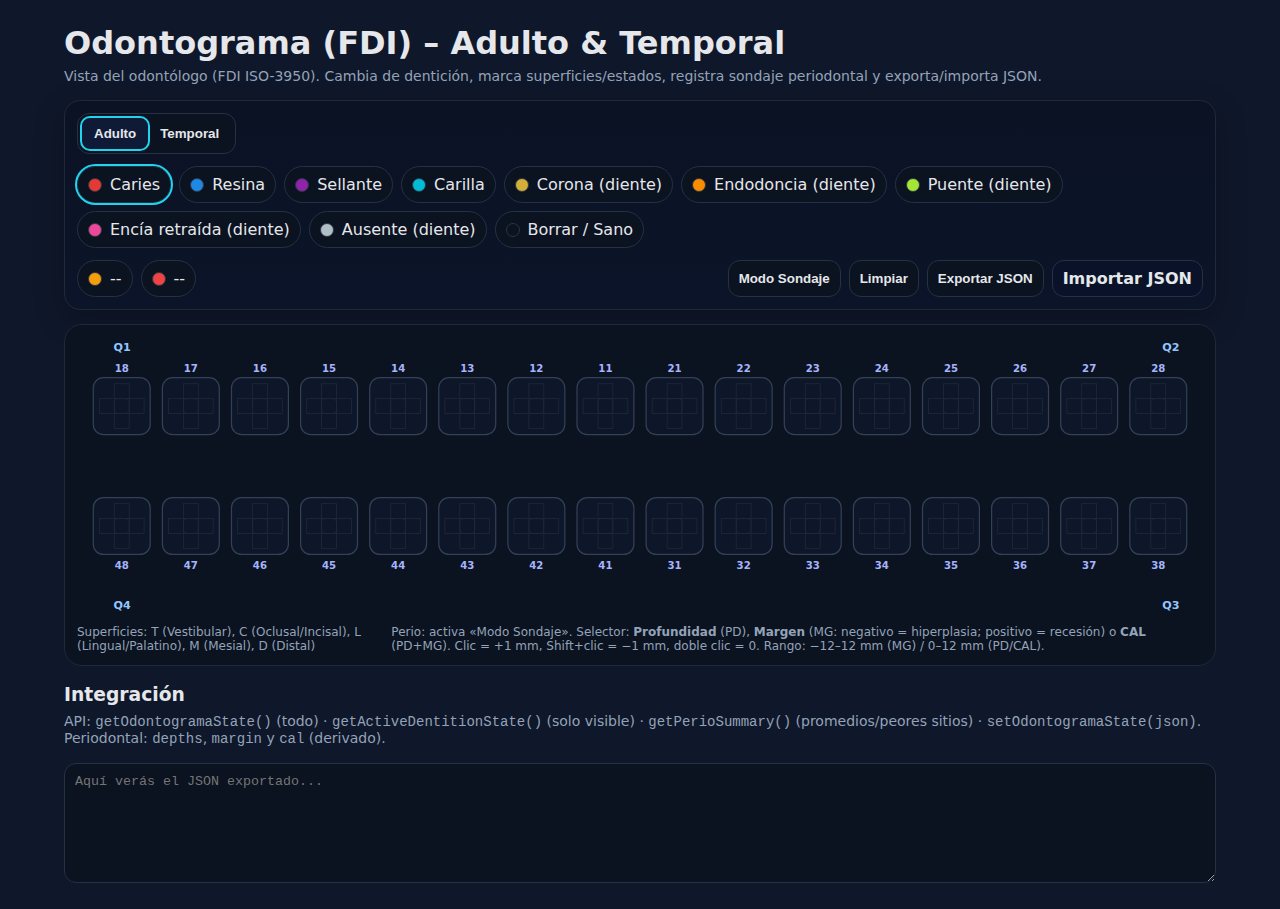
<file: odontograma_svg_interactivo_fdi_v_1.html>
<!DOCTYPE html>
<html lang="es">
<head>
  <meta charset="UTF-8" />
  <meta name="viewport" content="width=device-width, initial-scale=1" />
  <title>Odontograma SVG Interactivo (FDI) – Adulto & Temporal – v3</title>
  <style>
    :root{
      --bg: #0f172a;           /* slate-900 */
      --panel: #111827;        /* gray-900 */
      --muted: #94a3b8;        /* slate-400 */
      --text: #e5e7eb;         /* gray-200 */
      --accent: #22d3ee;       /* cyan-400 */
      --accent-2:#3b82f6;      /* blue-500 */
      --line: #334155;         /* slate-700 */
      /* estados */
      --sano: transparent;
      --caries: #e53935;
      --resina: #1e88e5;
      --sellante: #8e24aa;
      --carilla: #00bcd4;      /* cian */
      --corona: #d4af37;       /* dorado */
      --endo: #fb8c00;         /* naranja */
      --ausente: #b0bec5;      /* gris */
      --puente: #a3e635;       /* lima */
      --recesion: #ec4899;     /* rosa */
    }

    *{box-sizing:border-box}
    body{ margin:0; background:var(--bg); color:var(--text); font-family: Inter, system-ui, -apple-system, Segoe UI, Roboto, Ubuntu, Cantarell, Noto Sans, Helvetica, Arial }
    .wrap{max-width:1200px;margin:auto;padding:24px}
    h1{font-size:clamp(22px,3.2vw,32px);margin:0 0 6px;font-weight:700}
    .sub{color:var(--muted);font-size:14px;margin-bottom:16px}

    .toolbar{ display:flex; flex-wrap:wrap; gap:12px; align-items:center; background:linear-gradient(180deg,#0b1224,#0c1429); border:1px solid #1f2937; padding:12px; border-radius:16px; box-shadow:0 10px 30px rgba(0,0,0,.25); }

    .seg{display:inline-flex; background:#0b1220; border:1px solid #243244; border-radius:12px; padding:4px}
    .seg button{ appearance:none; border:none; background:transparent; color:var(--text); padding:8px 12px; border-radius:8px; cursor:pointer; font-weight:600 }
    .seg button.active{ background:#0f1b36; outline:2px solid var(--accent); }

    .status-group{display:flex; flex-wrap:wrap; gap:8px; align-items:center}
    .chip{ display:inline-flex; align-items:center; gap:8px; padding:8px 10px; border:1px solid #243244; border-radius:999px; cursor:pointer; user-select:none; transition:transform .08s ease; background:#0b1220; }
    .chip:hover{transform:translateY(-1px)}
    .dot{width:14px;height:14px;border-radius:50%; border:1px solid #2b3445}
    .chip.active{outline:2px solid var(--accent)}

    .btn{ appearance:none; border:1px solid #243244; background:#0b1220; color:var(--text); padding:10px 12px; border-radius:12px; cursor:pointer; font-weight:600; transition:all .15s ease; }
    .btn:hover{transform:translateY(-1px); border-color:#3b82f6}
    .btn:active{transform:translateY(0)}
    .btn.secondary{background:#091228}
    .btn.toggle.active{ outline:2px solid var(--accent-2); }

    .legend-note{color:var(--muted); font-size:12px}

    .canvas{ margin-top:14px; background:#0b1220; border:1px solid #1f2937; border-radius:18px; padding:12px; overflow:auto; }

    /* SVG styling */
    svg{width:100%; height:auto; display:block}
    .tooth-bg{fill:#0e1729; stroke:var(--line); stroke-width:1.2; rx:10, ry:10}

    .surface{stroke:#1f2937; stroke-width:0.8; cursor:pointer;}
    .surface:hover{filter:brightness(1.1)}

    .label{font-size:10px; fill:#a5b4fc; font-weight:700; text-anchor:middle}
    .quadrant{font-size:11px; fill:#93c5fd; font-weight:600}

    .xline{stroke:var(--ausente); stroke-width:2.4; stroke-linecap:round}
    .endo{stroke:var(--endo); stroke-width:2; stroke-linecap:round}
    .corona{stroke:var(--corona); stroke-width:2.4; fill:none}
    .bridge{stroke:var(--puente); stroke-width:3; stroke-linecap:round}
    .recession{stroke:var(--recesion); stroke-width:1.8; stroke-linecap:round}

    .ghost{opacity:.35}

    /* Perio UI */
    .perio-dot{ fill:#0b1220; stroke:#475569; stroke-width:.8; cursor:pointer }
    .perio-text{ font-size:9px; fill:#cbd5e1; pointer-events:none; text-anchor:middle; dominant-baseline:middle }
    .perio-active .perio-dot{ stroke:#cbd5e1 }
    .sev-ok{ fill:#cbd5e1 }
    .sev-mid{ fill:#f59e0b }
    .sev-high{ fill:#ef4444 }

    .footer{display:flex; justify-content:space-between; align-items:center; gap:12px; margin-top:10px; color:var(--muted); font-size:12px}
    textarea{width:100%; min-height:120px; background:#0b1220; color:#e5e7eb; border:1px solid #243244; border-radius:12px; padding:10px}
    .io{display:flex; gap:8px; flex-wrap:wrap}
    .io .btn{padding:8px 10px}
  </style>
</head>
<body>
  <div class="wrap">
    <h1>Odontograma (FDI) – Adulto & Temporal</h1>
    <div class="sub">Vista del odontólogo (FDI ISO-3950). Cambia de dentición, marca superficies/estados, registra sondaje periodontal y exporta/importa JSON.</div>

    <div class="toolbar" id="toolbar">
      <div class="seg" id="segDent">
        <button data-den="adult" class="active">Adulto</button>
        <button data-den="temporal">Temporal</button>
      </div>

      <div class="status-group" id="statusGroup" style="flex:1 1 auto"></div>

      <div class="status-group" id="pacienteGroup" title="Estado global del paciente">
        <label class="chip" data-patient="gingivitis"><span class="dot" style="background:#f59e0b"></span><span>--</span></label>
        <label class="chip" data-patient="periodontitis"><span class="dot" style="background:#ef4444"></span><span>--</span></label>
      </div>

      <div class="seg" id="segPerioMetric" style="display:none">
        <button data-metric="PD" class="active" title="Profundidad de sondaje">Profundidad</button>
        <button data-metric="MG" title="Margen gingival (− hiperplasia / + recesión)">Margen</button>
        <button data-metric="CAL" title="Nivel de inserción clínica (PD + MG)">CAL</button>
      </div>

      <div class="io" style="margin-left:auto">
        <button class="btn toggle" id="btnPerio">Modo Sondaje</button>
        <button class="btn" id="btnLimpiar">Limpiar</button>
        <button class="btn" id="btnExport">Exportar JSON</button>
        <label class="btn secondary" for="jsonFile">Importar JSON</label>
        <input type="file" id="jsonFile" accept="application/json" style="display:none" />
      </div>
    </div>

    <div class="canvas">
      <svg id="odontograma" xmlns="http://www.w3.org/2000/svg" role="img" aria-label="Odontograma FDI"></svg>
      <div class="footer">
        <div>
          <span class="legend-note">Superficies: </span>
          <span class="legend-note">T (Vestibular), C (Oclusal/Incisal), L (Lingual/Palatino), M (Mesial), D (Distal)</span>
        </div>
        <div class="legend-note">Perio: activa «Modo Sondaje». Selector: <b>Profundidad</b> (PD), <b>Margen</b> (MG: negativo = hiperplasia; positivo = recesión) o <b>CAL</b> (PD+MG). Clic = +1 mm, Shift+clic = −1 mm, doble clic = 0. Rango: −12–12 mm (MG) / 0–12 mm (PD/CAL).</div>
      </div>
    </div>

    <h3 style="margin:18px 0 8px">Integración</h3>
    <div class="sub">API: <code>getOdontogramaState()</code> (todo) · <code>getActiveDentitionState()</code> (solo visible) · <code>getPerioSummary()</code> (promedios/peores sitios) · <code>setOdontogramaState(json)</code>. Periodontal: <code>depths</code>, <code>margin</code> y <code>cal</code> (derivado).</div>
    <textarea id="jsonOutput" placeholder="Aquí verás el JSON exportado..."></textarea>
  </div>

  <script>
    // ====== Configuración de estados ======
    const ESTADOS = [
      {key:'caries',    label:'Caries',        tipo:'superficie', color:getCss('--caries')},
      {key:'resina',    label:'Resina',        tipo:'superficie', color:getCss('--resina')},
      {key:'sellante',  label:'Sellante',      tipo:'superficie', color:getCss('--sellante')},
      {key:'carilla',   label:'Carilla',       tipo:'superficie', color:getCss('--carilla')},
      {key:'corona',    label:'Corona',        tipo:'diente',     color:getCss('--corona')},
      {key:'endodoncia',label:'Endodoncia',    tipo:'diente',     color:getCss('--endo')},
      {key:'puente',    label:'Puente',        tipo:'diente',     color:getCss('--puente')},
      {key:'recesion',  label:'Encía retraída',tipo:'diente',     color:getCss('--recesion')},
      {key:'ausente',   label:'Ausente',       tipo:'diente',     color:getCss('--ausente')},
      {key:'sano',      label:'Borrar / Sano', tipo:'superficie', color:'transparent'},
    ];

    let estadoSeleccionado = ESTADOS[0];
    let perioMode = false;
    let perioMetric = 'PD'; // 'PD' | 'MG' | 'CAL'

    // ====== Utilidades ======
    function getCss(varName){ return getComputedStyle(document.documentElement).getPropertyValue(varName).trim(); }
    function createEl(tag, attrs={}){ const el = document.createElementNS('http://www.w3.org/2000/svg', tag); for(const [k,v] of Object.entries(attrs)) el.setAttribute(k, v); return el; }

    // ====== Arreglos FDI ======
    const adultoSup = [18,17,16,15,14,13,12,11,21,22,23,24,25,26,27,28];
    const adultoInf = [48,47,46,45,44,43,42,41,31,32,33,34,35,36,37,38];
    const temporalSup = [55,54,53,52,51,61,62,63,64,65]; // 10 sup
    const temporalInf = [85,84,83,82,81,71,72,73,74,75]; // 10 inf

    // ====== Estado interno ======
    const superficies = ['T','C','L','M','D'];

    function makeTeethMap(nums){
      const teeth = {}; nums.forEach(n => {
        teeth[n] = {
          surfaces:{ T:null, C:null, L:null, M:null, D:null },
          flags:{ corona:false, endodoncia:false, ausente:false, puente:false, recesion:false }
        };
      });
      return teeth;
    }

    const state = {
      dentition: 'adult',
      patient: { gingivitis:false, periodontitis:false },
      periodontal: { depths:{}, margin:{} }, // margin: negativo=hiperplasia, positivo=recesión
      adult: { teeth: { ...makeTeethMap(adultoSup), ...makeTeethMap(adultoInf) } },
      temporal: { teeth: { ...makeTeethMap(temporalSup), ...makeTeethMap(temporalInf) } },
    };

    // init periodontal structures
    function ensurePerioFor(tooth){
      if(!state.periodontal.depths[tooth]){
        state.periodontal.depths[tooth] = {MB:0,B:0,DB:0,ML:0,L:0,DL:0};
      }
      if(!state.periodontal.margin[tooth]){
        state.periodontal.margin[tooth] = {MB:0,B:0,DB:0,ML:0,L:0,DL:0};
      }
    }
    [...Object.keys(state.adult.teeth), ...Object.keys(state.temporal.teeth)].forEach(t=>ensurePerioFor(t));

    function currentTeeth(){ return state[state.dentition].teeth; }

    // ====== Chips de estado ======
    const statusGroup = document.getElementById('statusGroup');
    function renderEstadoChips(){
      statusGroup.innerHTML = '';
      ESTADOS.forEach((s, idx)=>{
        const chip = document.createElement('label');
        chip.className = 'chip' + (idx===0?' active':'');
        chip.dataset.key = s.key;
        chip.innerHTML = `<span class=\"dot\" style=\"background:${s.color}\"></span><span>${s.label}${s.tipo==='diente'?' (diente)':''}</span>`;
        chip.addEventListener('click', ()=>{
          document.querySelectorAll('#statusGroup .chip').forEach(c=>c.classList.remove('active'));
          chip.classList.add('active');
          estadoSeleccionado = s;
        });
        statusGroup.appendChild(chip);
      });
    }
    renderEstadoChips();

    // ====== Controles paciente ======
    document.querySelectorAll('[data-patient]').forEach(ch=>{
      const key = ch.dataset.patient;
      const sync = ()=> ch.classList.toggle('active', !!state.patient[key]);
      sync();
      ch.addEventListener('click', ()=>{ state.patient[key] = !state.patient[key]; sync(); });
    });

    // ====== Construcción del SVG ======
    const svg = document.getElementById('odontograma');

    function build(){
      svg.innerHTML = '';
      const isAdult = state.dentition==='adult';
      const filaSup = isAdult ? adultoSup : temporalSup;
      const filaInf = isAdult ? adultoInf : temporalInf;

      const toothSize = 56;  // tamaño uniforme
      const gap = 12;        // espacio entre dientes
      const padX = 16, padY = 40;
      const cols = filaSup.length; // 16 o 10
      const width = padX*2 + cols*toothSize + (cols-1)*gap;
      const height = padY*2 + 2*toothSize + gap + 70; // + espacio para labels
      svg.setAttribute('viewBox', `0 0 ${width} ${height}`);

      // Títulos de cuadrantes
      const q1 = document.createElementNS(svg.namespaceURI,'text'); q1.setAttribute('class','quadrant'); q1.setAttribute('x', padX+20); q1.setAttribute('y', 14); q1.textContent= isAdult?'Q1':'Q5'; svg.appendChild(q1);
      const q2 = document.createElementNS(svg.namespaceURI,'text'); q2.setAttribute('class','quadrant'); q2.setAttribute('x', width-40); q2.setAttribute('y', 14); q2.textContent= isAdult?'Q2':'Q6'; svg.appendChild(q2);
      const q4 = document.createElementNS(svg.namespaceURI,'text'); q4.setAttribute('class','quadrant'); q4.setAttribute('x', padX+20); q4.setAttribute('y', height-6); q4.textContent= isAdult?'Q4':'Q8'; svg.appendChild(q4);
      const q3 = document.createElementNS(svg.namespaceURI,'text'); q3.setAttribute('class','quadrant'); q3.setAttribute('x', width-40); q3.setAttribute('y', height-6); q3.textContent= isAdult?'Q3':'Q7'; svg.appendChild(q3);

      function addTooth(n, rowIndex, colIndex){
        const x = padX + colIndex*(toothSize+gap);
        const y = padY + rowIndex*(toothSize + gap + 50); // 50 para etiqueta

        const g = createEl('g', { id:`tooth-${n}`, 'data-tooth':n, transform:`translate(${x},${y})` });

        // fondo del diente
        const bg = createEl('rect', { class:'tooth-bg', x:0, y:0, width:toothSize, height:toothSize, rx:10, ry:10 });
        g.appendChild(bg);

        // grupo de superficies
        const sGroup = createEl('g', { class:'surfaces' });
        const s =  toothSize; // shorthand
        const tPad = 6;       // padding interno
        const cell = (s - tPad*2)/3; // tamaño de celda base

        const M = createEl('rect', {class:'surface', 'data-surface':'M', x:tPad, y:tPad+cell, width:cell, height:cell, fill:'transparent'});
        const D = createEl('rect', {class:'surface', 'data-surface':'D', x:tPad+2*cell, y:tPad+cell, width:cell, height:cell, fill:'transparent'});
        const T = createEl('rect', {class:'surface', 'data-surface':'T', x:tPad+cell, y:tPad, width:cell, height:cell, fill:'transparent'});
        const L = createEl('rect', {class:'surface', 'data-surface':'L', x:tPad+cell, y:tPad+2*cell, width:cell, height:cell, fill:'transparent'});
        const C = createEl('rect', {class:'surface', 'data-surface':'C', x:tPad+cell, y:tPad+cell, width:cell, height:cell, fill:'transparent', rx:4, ry:4});

        sGroup.append(M, D, T, L, C); g.appendChild(sGroup);

        // overlays por diente
        const overlay = createEl('g', {class:'overlay'});
        const crown = createEl('rect', {class:'corona', x:2, y:2, width:toothSize-4, height:toothSize-4, rx:10, ry:10, style:'display:none'});
        const endo = createEl('line', {class:'endo', x1:toothSize/2, y1:8, x2:toothSize/2, y2:toothSize-8, style:'display:none'});
        const x1 = createEl('line', {class:'xline', x1:8, y1:8, x2:toothSize-8, y2:toothSize-8, style:'display:none'});
        const x2 = createEl('line', {class:'xline', x1:toothSize-8, y1:8, x2:8, y2:toothSize-8, style:'display:none'});
        const bridge = createEl('line', {class:'bridge', x1:6, y1:6, x2:toothSize-6, y2:6, style:'display:none'});
        // Recesión: pequeñas marcas en T y L
        const rec1 = createEl('line', {class:'recession', x1:toothSize/2-6, y1:12, x2:toothSize/2+6, y2:12, style:'display:none'});
        const rec2 = createEl('line', {class:'recession', x1:toothSize/2-6, y1:toothSize-12, x2:toothSize/2+6, y2:toothSize-12, style:'display:none'});
        overlay.append(crown, endo, x1, x2, bridge, rec1, rec2);
        g.appendChild(overlay);

        // etiqueta
        const labelY = rowIndex===0 ? -6 : toothSize+14;
        const label = createEl('text', {class:'label', x:toothSize/2, y:labelY});
        label.textContent = n; g.appendChild(label);

        // Perio dots (6 sitios; el texto cambia según métrica seleccionada)
        const perio = createEl('g', {class:'perio'});
        const dotR = 7;
        const positions = {
          MB:[tPad+cell/2, tPad-2],
          B: [tPad+cell*1.5, tPad-2],
          DB:[tPad+cell*2.5, tPad-2],
          ML:[tPad+cell/2, tPad+cell*3+2],
          L: [tPad+cell*1.5, tPad+cell*3+2],
          DL:[tPad+cell*2.5, tPad+cell*3+2],
        };
        const sites = ['MB','B','DB','ML','L','DL'];
        sites.forEach(site=>{
          ensurePerioFor(n);
          const [px,py] = positions[site];
          const gdot = createEl('g', {class:'perio-site', 'data-site':site, transform:`translate(${px},${py})`});
          const circle = createEl('circle', {class:'perio-dot', r:dotR, cx:0, cy:0});
          const text = createEl('text', {class:'perio-text sev-ok', x:0, y:0});
          text.textContent = getPerioDisplay(n, site);
          gdot.append(circle, text);
          // eventos (editan PD o MG según selec.)
          gdot.addEventListener('click', (ev)=>{
            ev.stopPropagation();
            if(perioMetric==='CAL') return; // CAL es derivado
            let store = perioMetric==='PD' ? state.periodontal.depths : state.periodontal.margin;
            let v = store[n][site] ?? 0;
            v = Math.min(12, v + (ev.shiftKey?-1:1));
            if(v< -12) v=-12; // MG puede ser negativo (hiperplasia)
            store[n][site] = v;
            updatePerioSite(n, site, gdot);
          });
          gdot.addEventListener('dblclick', (ev)=>{ ev.stopPropagation(); if(perioMetric==='CAL') return; let store = perioMetric==='PD' ? state.periodontal.depths : state.periodontal.margin; store[n][site]=0; updatePerioSite(n, site, gdot); });
          perio.appendChild(gdot);
        });
        g.appendChild(perio);

        // eventos de click sobre superficies/diente
        g.addEventListener('click', (ev)=>{
          const target = ev.target;
          const tnum = g.dataset.tooth;

          if(estadoSeleccionado.tipo==='diente'){
            toggleToothFlag(tnum, estadoSeleccionado.key);
            renderTooth(tnum);
            return;
          }

          if(target.classList.contains('surface')){
            const surf = target.dataset.surface;
            if(estadoSeleccionado.key==='sano'){
              currentTeeth()[tnum].surfaces[surf] = null;
            } else {
              currentTeeth()[tnum].surfaces[surf] = estadoSeleccionado.key;
            }
            renderTooth(tnum);
          }
        });

        svg.appendChild(g);
        renderTooth(n);
      }

      filaSup.forEach((n, i)=> addTooth(n, 0, i));
      filaInf.forEach((n, i)=> addTooth(n, 1, i));

      // aplicar clase de perio activo
      svg.classList.toggle('perio-active', perioMode);
      svg.querySelectorAll('.perio').forEach(p=> p.style.display = perioMode? 'block':'none');
    }

    function toggleToothFlag(tooth, flag){
      const t = currentTeeth()[tooth];
      if(flag==='ausente'){
        t.flags.ausente = !t.flags.ausente;
        if(t.flags.ausente){
          t.flags.corona = false; t.flags.endodoncia = false; t.flags.puente = false; t.flags.recesion = false;
          for(const k of superficies) t.surfaces[k]=null;
        }
      } else if(flag==='corona'){
        t.flags.corona = !t.flags.corona;
      } else if(flag==='endodoncia'){
        t.flags.endodoncia = !t.flags.endodoncia;
      } else if(flag==='puente'){
        t.flags.puente = !t.flags.puente;
      } else if(flag==='recesion'){
        t.flags.recesion = !t.flags.recesion;
      }
    }

    function renderTooth(n){
      const g = document.getElementById(`tooth-${n}`);
      const t = currentTeeth()[n];

      // superficies
      g.querySelectorAll('.surface').forEach(rect=>{
        const surf = rect.dataset.surface;
        const val = t.surfaces[surf];
        const estado = ESTADOS.find(e=>e.key===val);
        const color = estado ? estado.color : 'transparent';
        rect.setAttribute('fill', color || 'transparent');
      });

      // flags
      const crown = g.querySelector('.corona');
      const endo = g.querySelector('.endo');
      const xlines = g.querySelectorAll('.xline');
      const bridge = g.querySelector('.bridge');
      const recs = g.querySelectorAll('.recession');
      const bg = g.querySelector('.tooth-bg');

      crown.style.display = t.flags.corona ? 'block' : 'none';
      endo.style.display = t.flags.endodoncia ? 'block' : 'none';
      bridge.style.display = t.flags.puente ? 'block' : 'none';
      recs.forEach(l=> l.style.display = t.flags.recesion ? 'block' : 'none');
      xlines.forEach(l=>l.style.display = t.flags.ausente ? 'block' : 'none');
      g.classList.toggle('ghost', t.flags.ausente);
      bg.setAttribute('opacity', t.flags.ausente ? '0.6' : '1');

      // actualizar textos de perio del diente
      g.querySelectorAll('.perio-site').forEach(siteG=>{
        const site = siteG.dataset.site;
        updatePerioSite(n, site, siteG);
      });
    }

    // ====== Inicializar vista ======
    build();

    // mostrar/ocultar selector de métrica según modo
    function syncPerioSelectors(){ document.getElementById('segPerioMetric').style.display = perioMode? 'inline-flex':'none'; }
    syncPerioSelectors();

    // ====== Botones IO ======
    document.getElementById('btnLimpiar').addEventListener('click', ()=>{
      for(const n in currentTeeth()){
        currentTeeth()[n].flags = {corona:false, endodoncia:false, ausente:false, puente:false, recesion:false};
        for(const k of superficies) currentTeeth()[n].surfaces[k]=null;
        ensurePerioFor(n);
        ['MB','B','DB','ML','L','DL'].forEach(site=>{ state.periodontal.depths[n][site]=0; state.periodontal.margin[n][site]=0; });
        renderTooth(n);
      }
      document.getElementById('jsonOutput').value='';
    });

    document.getElementById('btnExport').addEventListener('click', ()=>{
      const snap = getOdontogramaState();
      const json = JSON.stringify(snap, null, 2);
      document.getElementById('jsonOutput').value = json;
      const blob = new Blob([json], {type:'application/json'});
      const a = document.createElement('a'); a.href = URL.createObjectURL(blob); a.download = 'odontograma_v3.json'; a.click(); URL.revokeObjectURL(a.href);
    });

    document.getElementById('jsonFile').addEventListener('change', async (e)=>{
      const file = e.target.files[0]; if(!file) return; const text = await file.text();
      try{ const obj = JSON.parse(text); setOdontogramaState(obj); document.getElementById('jsonOutput').value = text; }
      catch(err){ alert('JSON inválido'); }
      e.target.value = '';
    });

    // Dentición switch
    document.querySelectorAll('#segDent button').forEach(btn=>{
      btn.addEventListener('click', ()=>{
        document.querySelectorAll('#segDent button').forEach(b=>b.classList.remove('active'));
        btn.classList.add('active');
        state.dentition = btn.dataset.den;
        build();
      });
    });

    // Modo Sondaje
    document.getElementById('btnPerio').addEventListener('click', (ev)=>{
      perioMode = !perioMode;
      ev.currentTarget.classList.toggle('active', perioMode);
      svg.classList.toggle('perio-active', perioMode);
      svg.querySelectorAll('.perio').forEach(p=> p.style.display = perioMode? 'block':'none');
      syncPerioSelectors();
    });

    // Selector de métrica periodontal
    document.querySelectorAll('#segPerioMetric button').forEach(btn=>{
      btn.addEventListener('click', ()=>{
        document.querySelectorAll('#segPerioMetric button').forEach(b=>b.classList.remove('active'));
        btn.classList.add('active');
        perioMetric = btn.dataset.metric;
        // refrescar textos/colores en todos los sitios
        document.querySelectorAll('.perio-site').forEach(siteG=>{
          const tooth = siteG.closest('g[id^="tooth-"]').dataset.tooth;
          const site = siteG.dataset.site;
          updatePerioSite(tooth, site, siteG);
        });
      });
    });

    // ====== Perio helpers ======
    function getPerioDisplay(tooth, site){
      const pd = state.periodontal.depths[tooth]?.[site] ?? 0;
      const mg = state.periodontal.margin[tooth]?.[site] ?? 0; // negativo=hiperplasia, positivo=recesión
      const cal = Math.max(0, Math.min(20, (pd||0) + (mg||0)));
      if(perioMetric==='PD') return pd;
      if(perioMetric==='MG') return mg;
      return cal;
    }

    function updatePerioSite(tooth, site, siteG){
      const text = siteG.querySelector('.perio-text');
      const val = getPerioDisplay(tooth, site);
      text.textContent = val;
      // color severidad
      let cls = 'sev-ok';
      if(perioMetric==='PD'){
        if(val>=6) cls='sev-high'; else if(val>=4) cls='sev-mid'; else cls='sev-ok';
      } else if(perioMetric==='CAL'){
        if(val>=5) cls='sev-high'; else if(val>=3) cls='sev-mid'; else cls='sev-ok';
      } else {
        cls='sev-ok';
      }
      text.setAttribute('class', 'perio-text '+cls);
    }

    function computeCAL(){
      const out = {};
      const allTeeth = [...Object.keys(state.adult.teeth), ...Object.keys(state.temporal.teeth)];
      allTeeth.forEach(t=>{
        const sites = ['MB','B','DB','ML','L','DL'];
        out[t] = {};
        sites.forEach(s=>{ const pd = state.periodontal.depths[t]?.[s] ?? 0; const mg = state.periodontal.margin[t]?.[s] ?? 0; out[t][s] = Math.max(0, Math.min(20, (pd||0) + (mg||0))); });
      });
      return out;
    }

    function computePerioSummary(){
      const cal = computeCAL();
      const sum = { teeth:{} };
      function avg(arr){ return arr.length? +(arr.reduce((a,b)=>a+b,0)/arr.length).toFixed(2) : 0; }
      const sites = ['MB','B','DB','ML','L','DL'];
      const allTeeth = Object.keys(currentTeeth());
      allTeeth.forEach(t=>{
        const pdVals = sites.map(s=> state.periodontal.depths[t]?.[s] ?? 0);
        const calVals = sites.map(s=> cal[t]?.[s] ?? 0);
        sum.teeth[t] = {
          pd_avg: avg(pdVals), cal_avg: avg(calVals),
          pd_max: Math.max(...pdVals), cal_max: Math.max(...calVals),
        };
      });
      // totales dentición activa
      const pdAll = [].concat(...allTeeth.map(t=> sites.map(s=> state.periodontal.depths[t]?.[s] ?? 0)));
      const calAll = [].concat(...allTeeth.map(t=> sites.map(s=> cal[t]?.[s] ?? 0)));
      sum.active = { pd_avg: avg(pdAll), cal_avg: avg(calAll), pd_max: Math.max(...pdAll), cal_max: Math.max(...calAll) };
      return sum;
    }

    // ====== API pública ======
    window.getOdontogramaState = function(){
      // incluir CAL derivado para comodidad
      const snapshot = JSON.parse(JSON.stringify(state));
      snapshot.periodontal.cal = computeCAL();
      return snapshot;
    }
    window.getActiveDentitionState = function(){ return JSON.parse(JSON.stringify(state[state.dentition])); }
    window.getPerioSummary = function(){ return computePerioSummary(); }
    window.setOdontogramaState = function(newState){ try { __odontoApplyState(newState); } catch (e) { console.error("[ODONTO] apply error:", e); } }

    function __odontoApplyState(newState){
      if(!newState) return;
      // Merge superficial
      if(newState.dentition) state.dentition = newState.dentition;
      if(newState.patient) state.patient = { ...state.patient, ...newState.patient };
      if(newState.periodontal){
        if(newState.periodontal.depths){ state.periodontal.depths = { ...state.periodontal.depths, ...newState.periodontal.depths }; }
        if(newState.periodontal.margin){ state.periodontal.margin = { ...state.periodontal.margin, ...newState.periodontal.margin }; }
      }
      ['adult','temporal'].forEach(den=>{
        if(newState[den]?.teeth){
          for(const n in newState[den].teeth){
            if(!state[den].teeth[n]) continue;
            const t = newState[den].teeth[n];
            state[den].teeth[n].flags = {
              corona: !!t.flags?.corona,
              endodoncia: !!t.flags?.endodoncia,
              ausente: !!t.flags?.ausente,
              puente: !!t.flags?.puente,
              recesion: !!t.flags?.recesion,
            };
            for(const k of superficies){ state[den].teeth[n].surfaces[k] = t.surfaces?.[k] || null; }
            ensurePerioFor(n);
          }
        }
      });
      // refrescar
      build();
    }
  </script>
</body>
</html>
</file>
